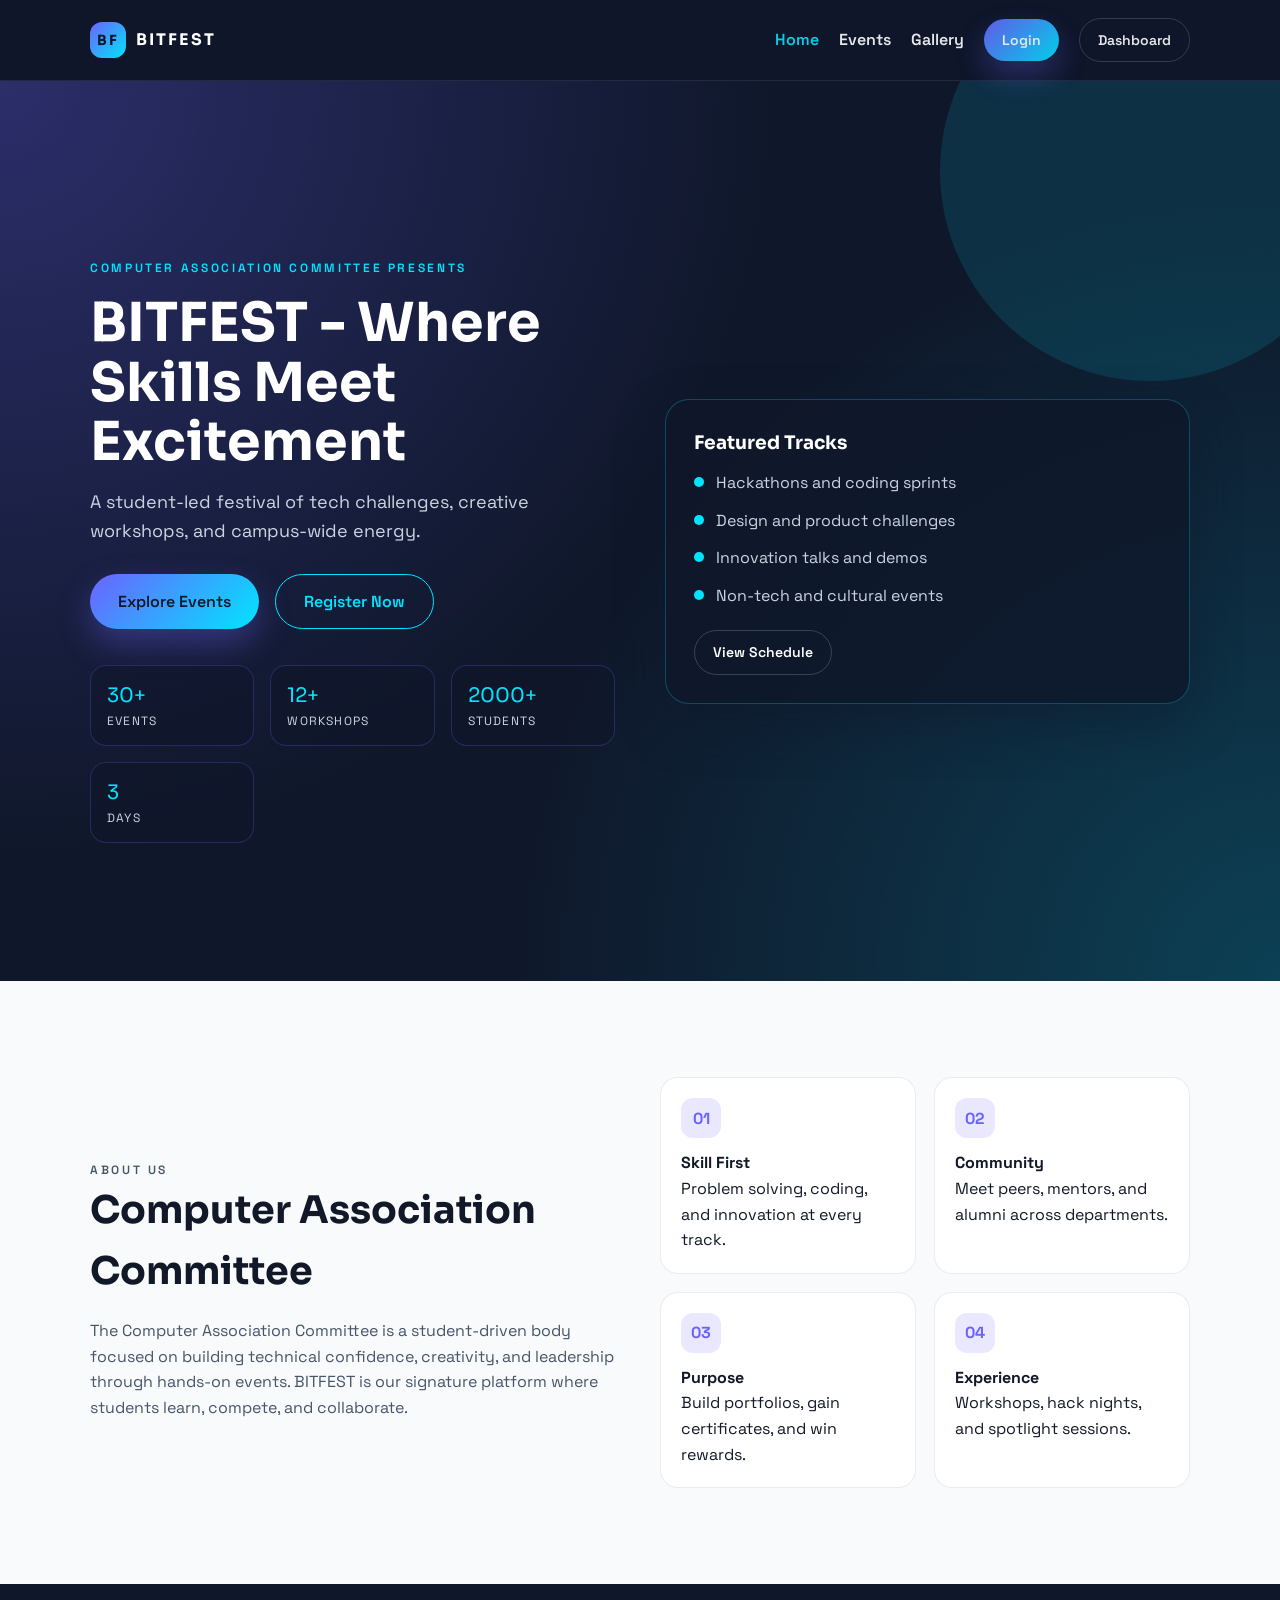
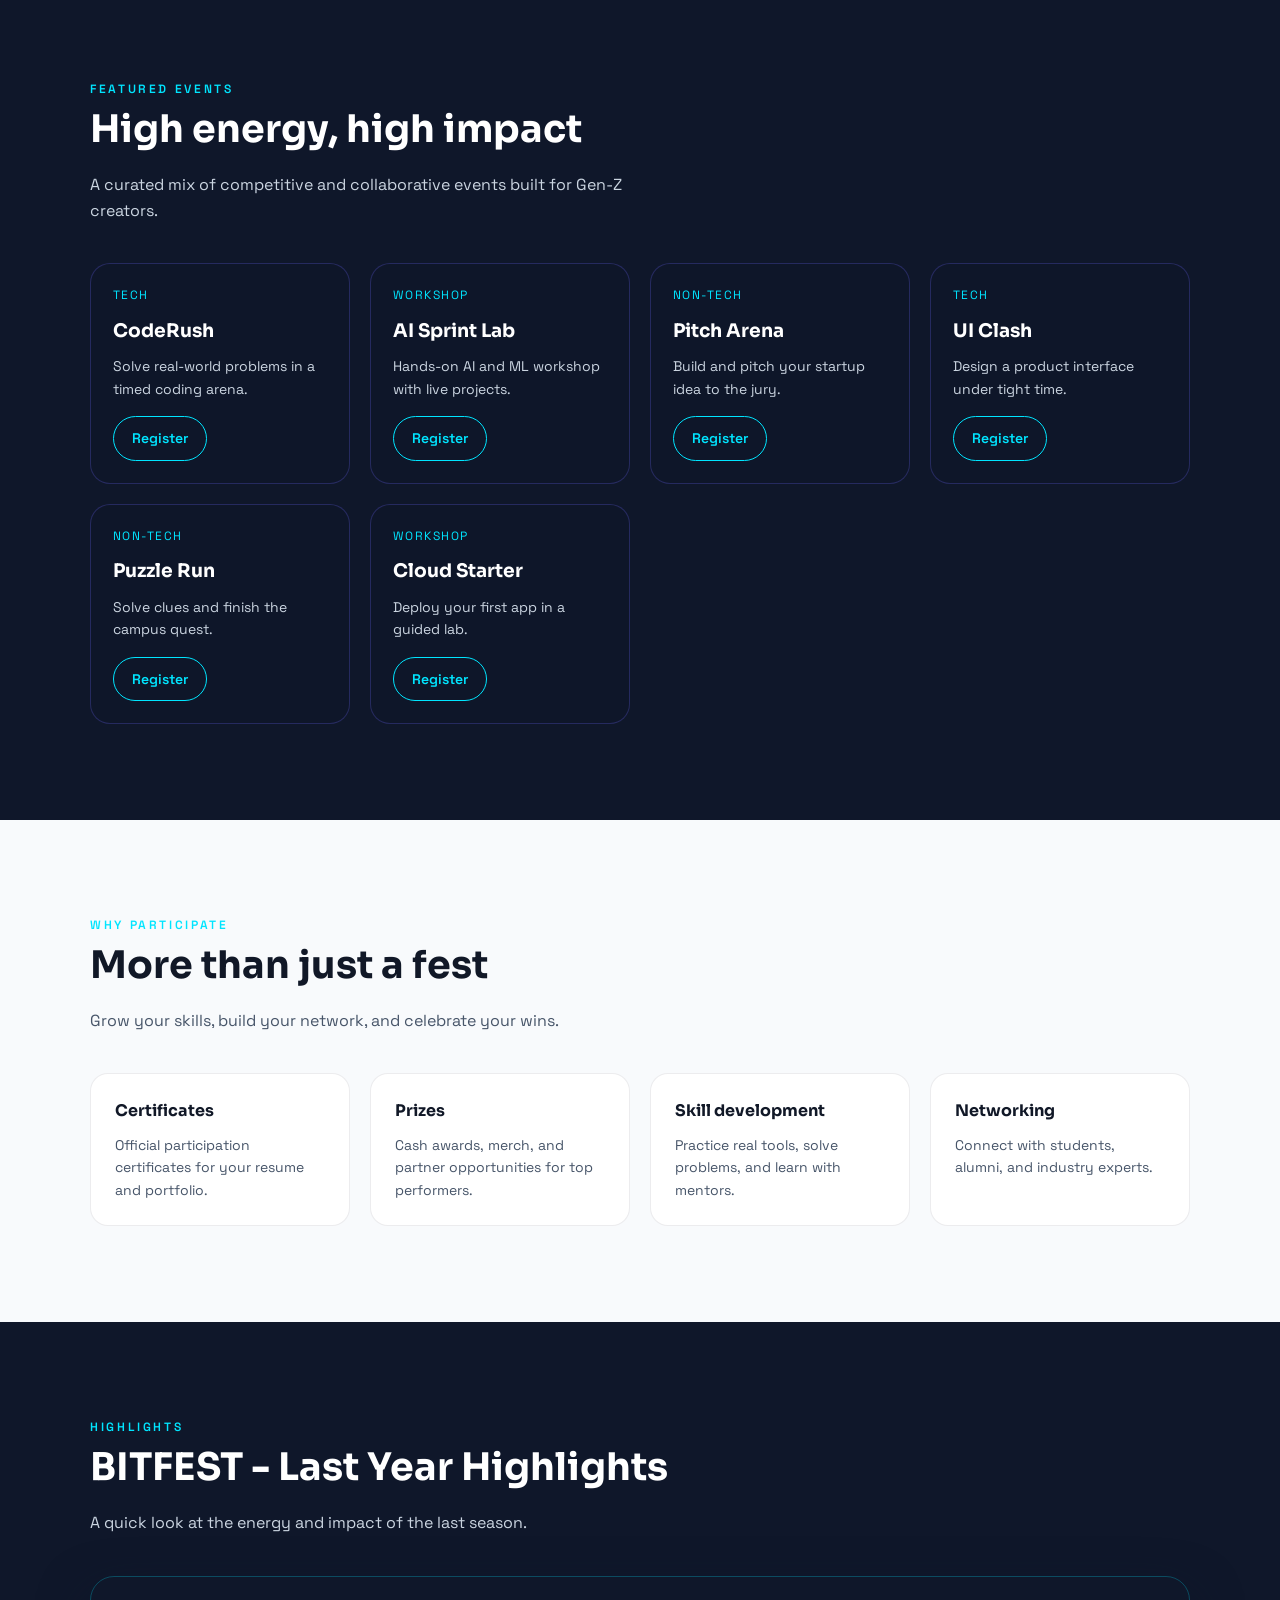
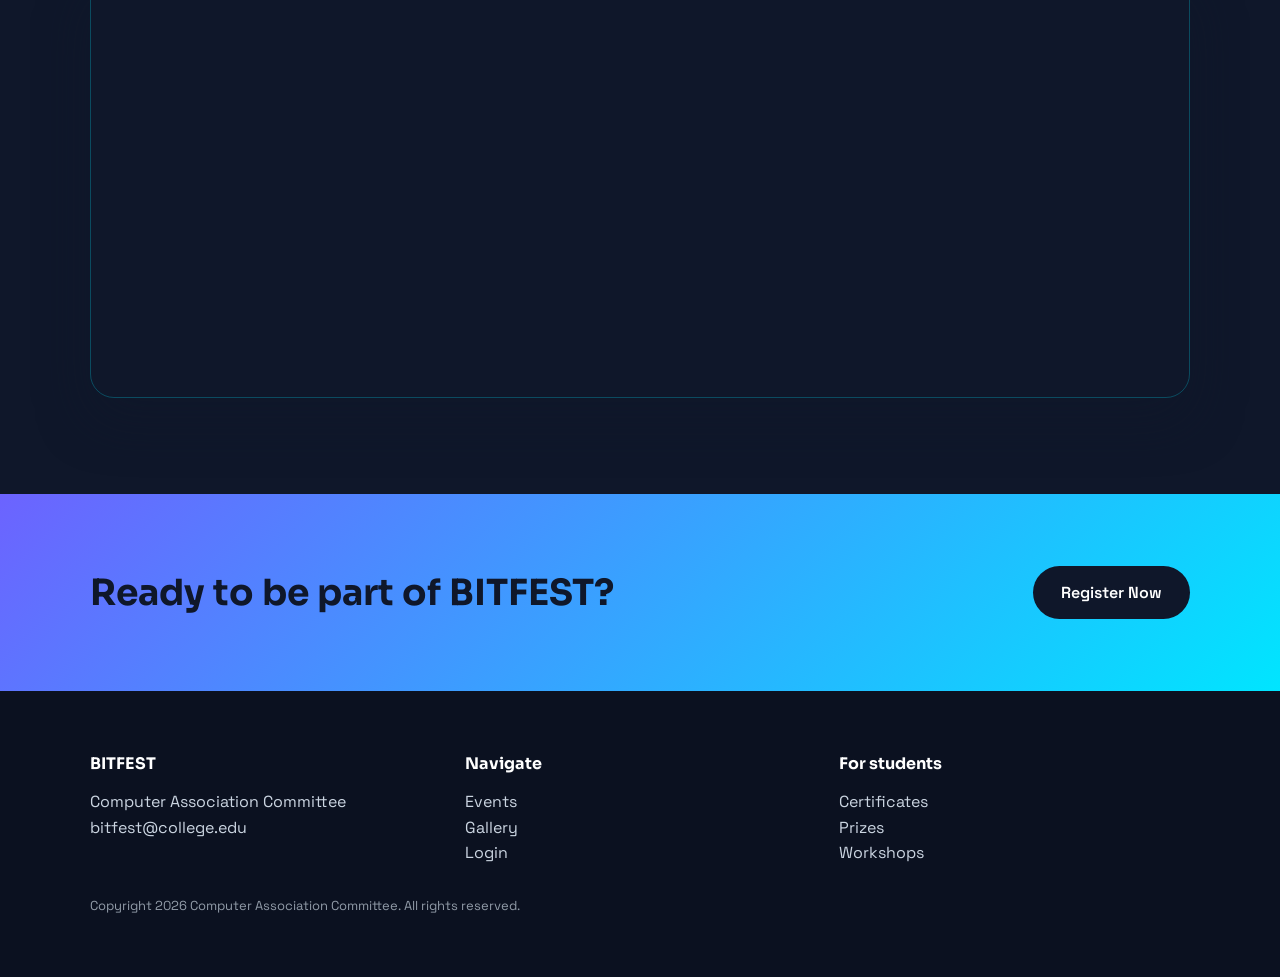
<file: frontend/index.html>
﻿<!DOCTYPE html>
<html lang="en">
<head>
  <meta charset="UTF-8" />
  <meta name="viewport" content="width=device-width, initial-scale=1.0" />
  <title>BITFEST | Computer Association Committee</title>

  <link href="https://fonts.googleapis.com/css2?family=Space+Grotesk:wght@300;400;500;600;700&family=Sora:wght@400;600;700&display=swap" rel="stylesheet">

  <link rel="stylesheet" href="style.css" />
  <link rel="stylesheet" href="loader.css" />
  <link rel="stylesheet" href="home.css" />
  <link rel="stylesheet" href="responsive.css" />
</head>
<body>
  <div id="preloader">
    <div class="loader">BITFEST</div>
  </div>

  <header class="site-header">
    <div class="container nav-wrap">
      <a class="brand" href="index.html">
        <span class="brand-mark">BF</span>
        <span class="brand-text">BITFEST</span>
      </a>
      <button class="nav-toggle" type="button" aria-label="Toggle navigation">Menu</button>
      <nav class="nav-links">
        <a href="index.html" class="active">Home</a>
        <a href="events.html">Events</a>
        <a href="gallery.html">Gallery</a>
        <a href="login.html" class="btn btn-primary btn-small">Login</a>
        <a href="dashboard.html" class="btn btn-ghost btn-small">Dashboard</a>
      </nav>
    </div>
  </header>

  <section class="hero" id="home">
    <div class="container hero-grid">
      <div class="hero-content reveal">
        <p class="eyebrow">Computer Association Committee presents</p>
        <h1>BITFEST - Where Skills Meet Excitement</h1>
        <p class="hero-tagline">
          A student-led festival of tech challenges, creative workshops, and campus-wide energy.
        </p>
        <div class="hero-actions"> 
          <a href="events.html" class="btn btn-primary">Explore Events</a>
          <a href="register.html" class="btn btn-outline">Register Now</a>
        </div>
        <div class="hero-stats">
          <div class="stat">
            <div class="stat-value">30+</div>
            <div class="stat-label">Events</div>
          </div>
          <div class="stat">
            <div class="stat-value">12+</div>
            <div class="stat-label">Workshops</div>
          </div>
          <div class="stat">
            <div class="stat-value">2000+</div>
            <div class="stat-label">Students</div>
          </div>
          <div class="stat">
            <div class="stat-value">3</div>
            <div class="stat-label">Days</div>
          </div>
        </div>
      </div>
      <div class="hero-visual reveal">
        <div class="hero-panel">
          <h3>Featured Tracks</h3>
          <ul class="panel-list">
            <li>Hackathons and coding sprints</li>
            <li>Design and product challenges</li>
            <li>Innovation talks and demos</li>
            <li>Non-tech and cultural events</li>
          </ul>
          <div class="hero-actions" style="margin-top: 22px;">
            <a href="events.html" class="btn btn-ghost btn-small">View Schedule</a>
          </div>
        </div>
      </div>
    </div>
  </section>

  <section id="about" class="section section-light">
    <div class="container about-grid">
      <div class="about-copy reveal">
        <p class="eyebrow">About us</p>
        <h2 class="section-title">Computer Association Committee</h2>
        <p>
          The Computer Association Committee is a student-driven body focused on building
          technical confidence, creativity, and leadership through hands-on events.
          BITFEST is our signature platform where students learn, compete, and collaborate.
        </p>
      </div>
      <div class="about-cards">
        <div class="icon-card reveal">
          <div class="icon-circle">01</div>
          <h4>Skill First</h4>
          <p>Problem solving, coding, and innovation at every track.</p>
        </div>
        <div class="icon-card reveal">
          <div class="icon-circle">02</div>
          <h4>Community</h4>
          <p>Meet peers, mentors, and alumni across departments.</p>
        </div>
        <div class="icon-card reveal">
          <div class="icon-circle">03</div>
          <h4>Purpose</h4>
          <p>Build portfolios, gain certificates, and win rewards.</p>
        </div>
        <div class="icon-card reveal">
          <div class="icon-circle">04</div>
          <h4>Experience</h4>
          <p>Workshops, hack nights, and spotlight sessions.</p>
        </div>
      </div>
    </div>
  </section>

  <section id="featured" class="section">
    <div class="container">
      <div class="section-head">
        <div>
          <p class="eyebrow">Featured events</p>
          <h2 class="section-title">High energy, high impact</h2>
          <p class="section-desc">
            A curated mix of competitive and collaborative events built for Gen-Z creators.
          </p>
        </div>
      </div>
      <div class="featured-grid">
        <article class="event-card reveal">
          <div class="event-category">Tech</div>
          <h3 class="event-title">CodeRush</h3>
          <p class="event-desc">Solve real-world problems in a timed coding arena.</p>
          <a href="events.html" class="btn btn-outline btn-small">Register</a>
        </article>
        <article class="event-card reveal">
          <div class="event-category">Workshop</div>
          <h3 class="event-title">AI Sprint Lab</h3>
          <p class="event-desc">Hands-on AI and ML workshop with live projects.</p>
          <a href="events.html" class="btn btn-outline btn-small">Register</a>
        </article>
        <article class="event-card reveal">
          <div class="event-category">Non-Tech</div>
          <h3 class="event-title">Pitch Arena</h3>
          <p class="event-desc">Build and pitch your startup idea to the jury.</p>
          <a href="events.html" class="btn btn-outline btn-small">Register</a>
        </article>
        <article class="event-card reveal">
          <div class="event-category">Tech</div>
          <h3 class="event-title">UI Clash</h3>
          <p class="event-desc">Design a product interface under tight time.</p>
          <a href="events.html" class="btn btn-outline btn-small">Register</a>
        </article>
        <article class="event-card reveal">
          <div class="event-category">Non-Tech</div>
          <h3 class="event-title">Puzzle Run</h3>
          <p class="event-desc">Solve clues and finish the campus quest.</p>
          <a href="events.html" class="btn btn-outline btn-small">Register</a>
        </article>
        <article class="event-card reveal">
          <div class="event-category">Workshop</div>
          <h3 class="event-title">Cloud Starter</h3>
          <p class="event-desc">Deploy your first app in a guided lab.</p>
          <a href="events.html" class="btn btn-outline btn-small">Register</a>
        </article>
      </div>
    </div>
  </section>

  <section id="why" class="section section-light">
    <div class="container">
      <div class="section-head">
        <div>
          <p class="eyebrow">Why participate</p>
          <h2 class="section-title">More than just a fest</h2>
          <p class="section-desc">Grow your skills, build your network, and celebrate your wins.</p>
        </div>
      </div>
      <div class="why-grid">
        <div class="why-card reveal">
          <h4>Certificates</h4>
          <p>Official participation certificates for your resume and portfolio.</p>
        </div>
        <div class="why-card reveal">
          <h4>Prizes</h4>
          <p>Cash awards, merch, and partner opportunities for top performers.</p>
        </div>
        <div class="why-card reveal">
          <h4>Skill development</h4>
          <p>Practice real tools, solve problems, and learn with mentors.</p>
        </div>
        <div class="why-card reveal">
          <h4>Networking</h4>
          <p>Connect with students, alumni, and industry experts.</p>
        </div>
      </div>
    </div>
  </section>

  <section id="highlights" class="section section-dark">
    <div class="container">
      <div class="section-head">
        <div>
          <p class="eyebrow">Highlights</p>
          <h2 class="section-title">BITFEST - Last Year Highlights</h2>
          <p class="section-desc">A quick look at the energy and impact of the last season.</p>
        </div>
      </div>
      <div class="video-frame reveal">
        <iframe src="https://www.youtube.com/embed/ScMzIvxBSi4" title="BITFEST Highlights" allowfullscreen></iframe>
      </div>
    </div>
  </section>

  <section class="cta-section">
    <div class="container cta-content">
      <h2>Ready to be part of BITFEST?</h2>
      <a href="register.html" class="btn">Register Now</a>
    </div>
  </section>

  <footer class="footer">
    <div class="container footer-grid">
      <div>
        <h4>BITFEST</h4>
        <p>Computer Association Committee</p>
        <p>bitfest@college.edu</p>
      </div>
      <div>
        <h4>Navigate</h4>
        <a href="events.html">Events</a><br />
        <a href="gallery.html">Gallery</a><br />
        <a href="login.html">Login</a>
      </div>
      <div>
        <h4>For students</h4>
        <p>Certificates</p>
        <p>Prizes</p>
        <p>Workshops</p>
      </div>
    </div>
    <div class="container footer-bottom">
      Copyright 2026 Computer Association Committee. All rights reserved.
    </div>
  </footer>

  <script src="script.js"></script>
</body>
</html>
</file>
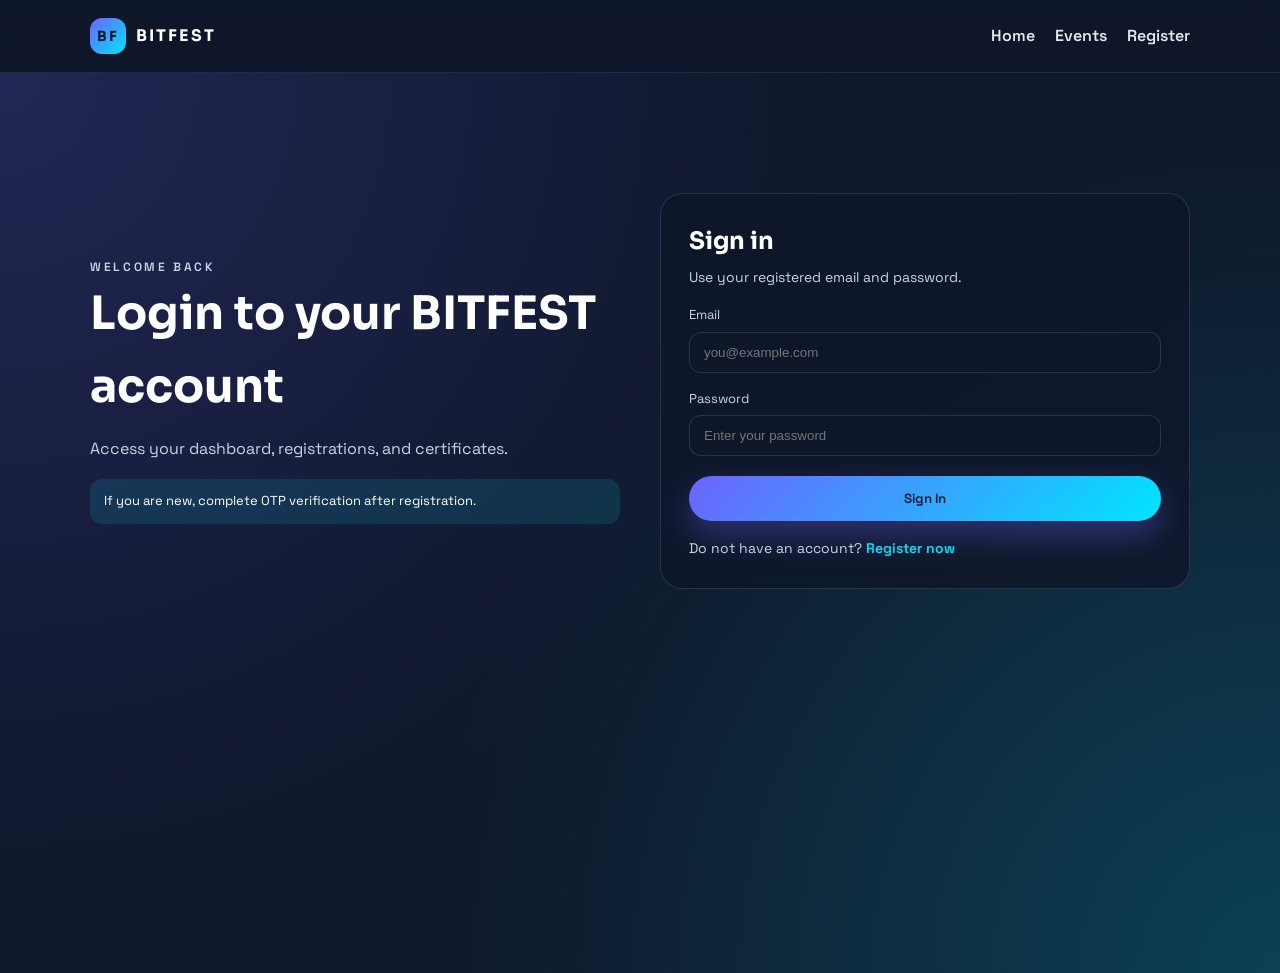
<file: frontend/admin.html>
﻿<!DOCTYPE html>
<html lang="en">
<head>
  <meta charset="UTF-8" />
  <meta name="viewport" content="width=device-width, initial-scale=1.0" />
  <title>Admin Panel | BITFEST</title>

  <link href="https://fonts.googleapis.com/css2?family=Space+Grotesk:wght@300;400;500;600;700&family=Sora:wght@400;600;700&display=swap" rel="stylesheet">

  <link rel="stylesheet" href="style.css" />
  <link rel="stylesheet" href="admin.css" />
  <link rel="stylesheet" href="responsive.css" />
</head>
<body>
  <header class="site-header">
    <div class="container nav-wrap">
      <a class="brand" href="index.html">
        <span class="brand-mark">BF</span>
        <span class="brand-text">BITFEST</span>
      </a>
      <button class="nav-toggle" type="button" aria-label="Toggle navigation">Menu</button>
      <nav class="nav-links">
        <a href="index.html">Home</a>
        <a href="events.html">Events</a>
        <a href="dashboard.html">Dashboard</a>
        <a href="#" id="logoutBtn" class="btn btn-primary btn-small">Logout</a>
      </nav>
    </div>
  </header>

  <section class="admin-hero">
    <div class="container">
      <p class="eyebrow">Admin panel</p>
      <h1>Manage BITFEST</h1>
      <p>Create events, manage registrations, and update completion status.</p>
    </div>
  </section>

  <section class="section section-light">
    <div class="container admin-grid">
      <div class="admin-panel">
        <h2 id="formTitle">Create Event</h2>
        <form id="eventForm" class="admin-form">
          <input type="text" id="title" placeholder="Event Title" required />
          <textarea id="description" placeholder="Event Description" required></textarea>
          <select id="category" required>
            <option value="Tech">Tech</option>
            <option value="Workshop">Workshop</option>
            <option value="Non-Tech">Non-Tech</option>
          </select>
          <input type="date" id="date" required />
          <input type="text" id="time" placeholder="Time (e.g. 9:00 AM)" required />
          <input type="text" id="venue" placeholder="Venue (e.g. Lab 1)" />
          <textarea id="rules" placeholder="Rules (one per line)"></textarea>
          <input type="number" id="totalSeats" placeholder="Total Seats" min="1" />
          <input type="number" id="fee" placeholder="Fee in INR (0 for free)" min="0" />
          <input type="text" id="prize" placeholder="Prize (optional)" />
          <button type="submit" class="btn btn-primary" id="submitBtn">Add Event</button>
          <button type="button" class="btn btn-ghost" id="resetBtn">Reset</button>
        </form>
      </div>
      <div class="admin-panel">
        <h2>Manage Events</h2>
        <div class="admin-list" id="eventsList"></div>
      </div>
      <div class="admin-panel">
        <h2>Registrations</h2>
        <div class="admin-list" id="registrationsList"></div>
      </div>
    </div>
  </section>

  <script src="script.js"></script>
  <script src="admin.js"></script>
</body>
</html>
</file>
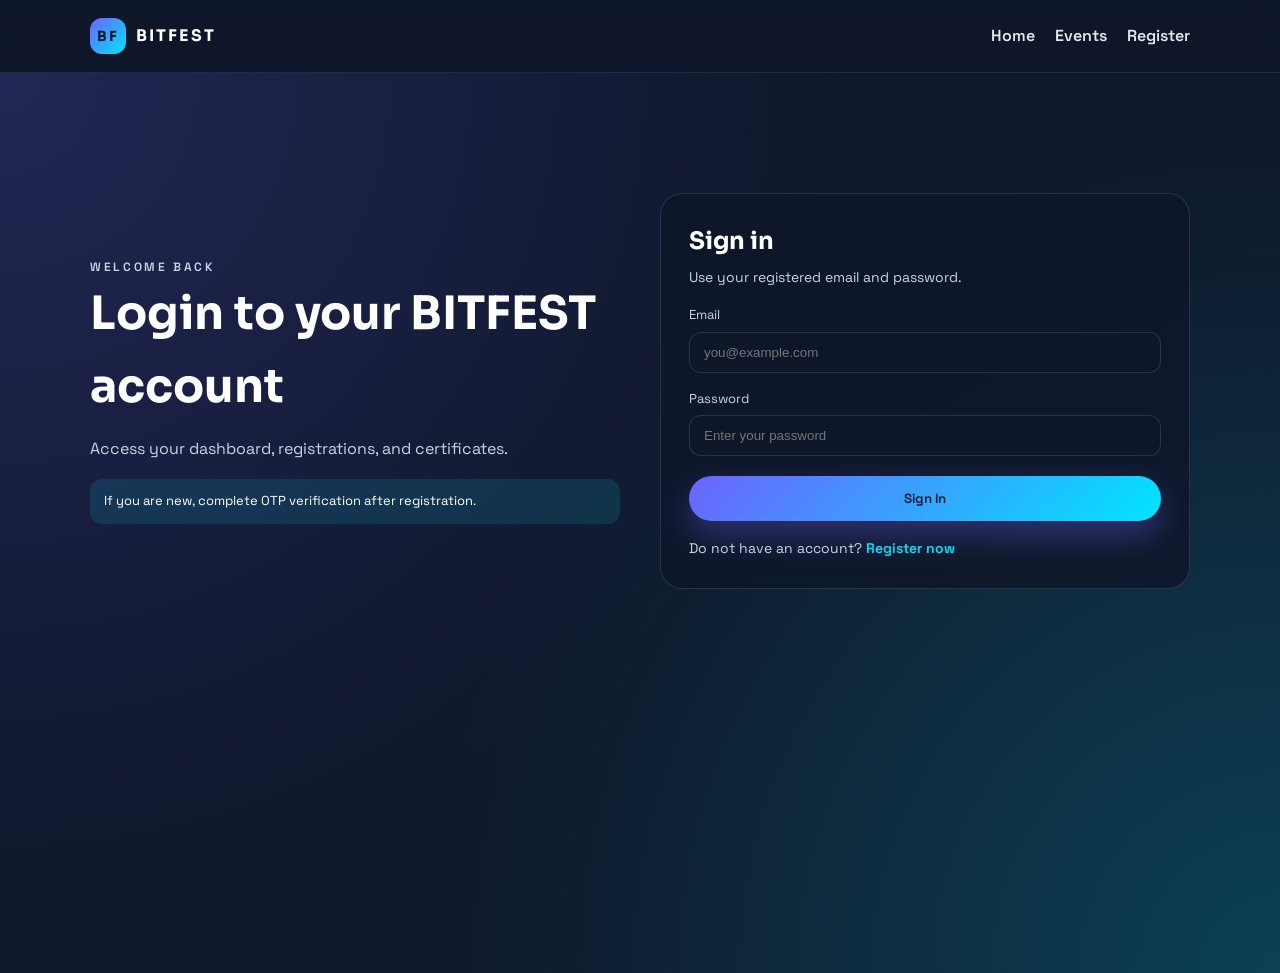
<file: frontend/dashboard.html>
﻿<!DOCTYPE html>
<html lang="en">
<head>
  <meta charset="UTF-8" />
  <meta name="viewport" content="width=device-width, initial-scale=1.0" />
  <title>Dashboard | BITFEST</title>

  <link href="https://fonts.googleapis.com/css2?family=Space+Grotesk:wght@300;400;500;600;700&family=Sora:wght@400;600;700&display=swap" rel="stylesheet">

  <link rel="stylesheet" href="style.css" />
  <link rel="stylesheet" href="dashboard.css" />
  <link rel="stylesheet" href="responsive.css" />
</head>
<body>
  <header class="site-header">
    <div class="container nav-wrap">
      <a class="brand" href="index.html">
        <span class="brand-mark">BF</span>
        <span class="brand-text">BITFEST</span>
      </a>
      <button class="nav-toggle" type="button" aria-label="Toggle navigation">Menu</button>
      <nav class="nav-links">
        <a href="index.html">Home</a>
        <a href="events.html">Events</a>
        <a href="gallery.html">Gallery</a>
        <a href="#" id="logoutBtn" class="btn btn-primary btn-small">Logout</a>
      </nav>
    </div>
  </header>

  <section class="dashboard-hero">
    <div class="container">
      <p class="eyebrow">Student dashboard</p>
      <h1>Welcome, <span id="userName">Student</span></h1>
      <p id="userEmail"></p>
      <div class="dashboard-grid">
        <div class="dashboard-card">
          <h3>Total registrations</h3>
          <p id="totalRegistrations">0</p>
        </div>
        <div class="dashboard-card">
          <h3>Payments completed</h3>
          <p id="paidCount">0</p>
        </div>
        <div class="dashboard-card">
          <h3>Certificates ready</h3>
          <p id="certificateCount">0</p>
        </div>
      </div>
    </div>
  </section>

  <section class="section section-light">
    <div class="container">
      <h2 class="section-title">Your events</h2>
      <div class="registrations" id="registrationsList"></div>
    </div>
  </section>

  <script src="script.js"></script>
  <script src="dashboard.js"></script>
</body>
</html>
</file>
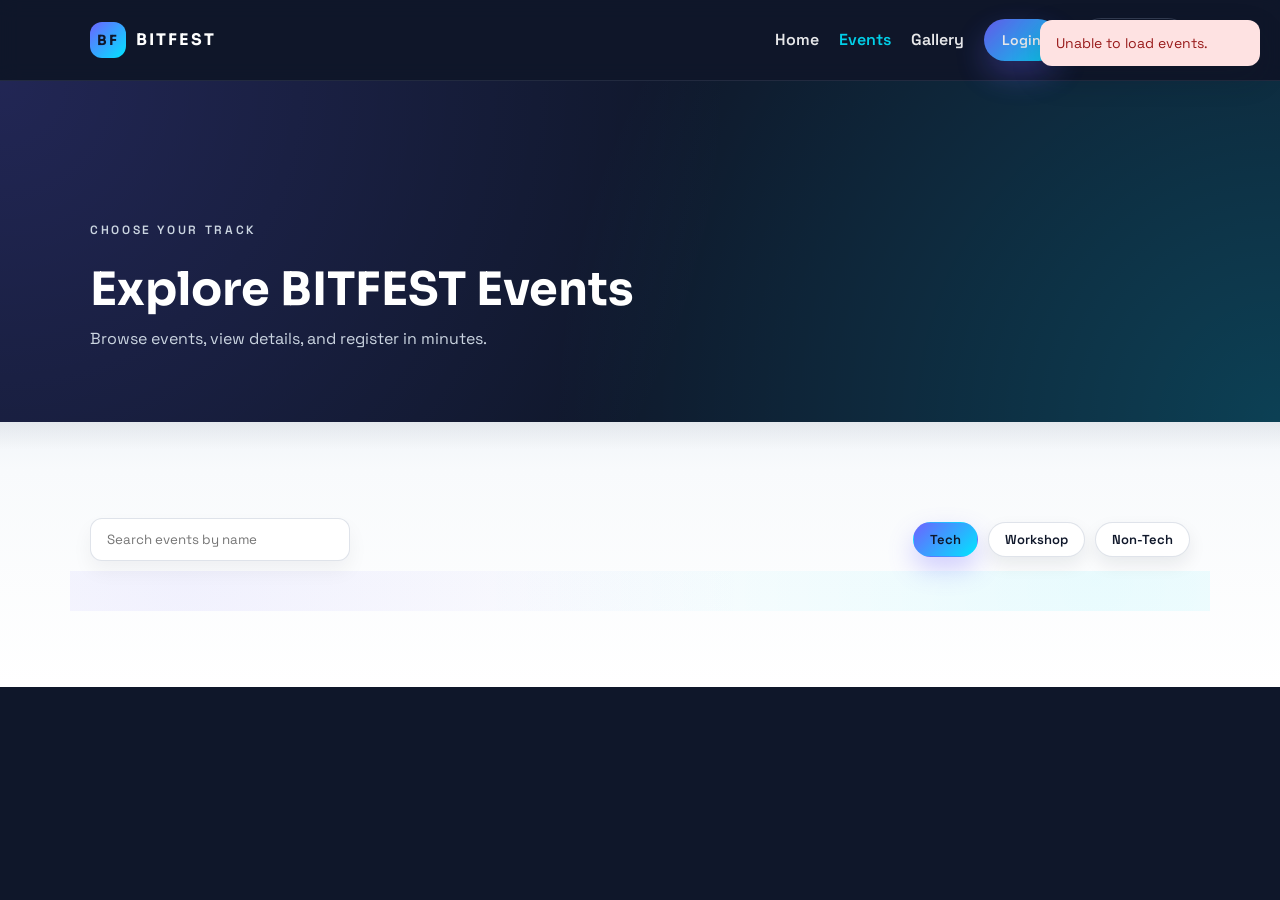
<file: frontend/events.html>
﻿<!DOCTYPE html>
<html lang="en">
<head>
  <meta charset="UTF-8" />
  <meta name="viewport" content="width=device-width, initial-scale=1.0" />
  <title>Events | BITFEST</title>

  <link href="https://fonts.googleapis.com/css2?family=Space+Grotesk:wght@300;400;500;600;700&family=Sora:wght@400;600;700&display=swap" rel="stylesheet">

  <link rel="stylesheet" href="style.css" />
  <link rel="stylesheet" href="event.css" />
  <link rel="stylesheet" href="responsive.css" />
</head>
<body>
  <header class="site-header">
    <div class="container nav-wrap">
      <a class="brand" href="index.html">
        <span class="brand-mark">BF</span>
        <span class="brand-text">BITFEST</span>
      </a>
      <button class="nav-toggle" type="button" aria-label="Toggle navigation">Menu</button>
      <nav class="nav-links">
        <a href="index.html">Home</a>
        <a href="events.html" class="active">Events</a>
        <a href="gallery.html">Gallery</a>
        <a href="login.html" class="btn btn-primary btn-small">Login</a>
        <a href="dashboard.html" class="btn btn-ghost btn-small">Dashboard</a>
      </nav>
    </div>
  </header>

  <section class="events-hero">
    <div class="container">
      <p class="eyebrow">Choose your track</p>
      <h1>Explore BITFEST Events</h1>
      <p>Browse events, view details, and register in minutes.</p>
    </div>
  </section>

  <section class="section section-light">
    <div class="container">
      <div class="events-toolbar">
        <input type="text" class="search-input" id="searchInput" placeholder="Search events by name" />
        <div class="filter-group" role="group" aria-label="Filter events by category">
          <button class="filter-tab is-active" type="button" data-category="Tech">Tech</button>
          <button class="filter-tab" type="button" data-category="Workshop">Workshop</button>
          <button class="filter-tab" type="button" data-category="Non-Tech">Non-Tech</button>
        </div>
      </div>
      <div id="eventsSections" class="events-sections"></div>
    </div>
  </section>

  <!-- Event details modal -->
  <div id="eventModal" class="event-modal hidden" role="dialog" aria-labelledby="eventModalTitle" aria-modal="true">
    <div class="modal-overlay" id="modalOverlay"></div>
    <div class="modal-panel" role="document">
      <button class="modal-close" id="modalClose" aria-label="Close">×</button>
      <div class="modal-content" id="modalContent"></div>
      <div class="modal-actions">
        <button class="btn btn-primary" id="modalRegisterBtn">Register & Pay</button>
        <span id="modalStatus" class="modal-status"></span>
      </div>
    </div>
  </div>

  <!-- Login required modal -->
  <div id="authModal" class="auth-modal hidden" role="dialog" aria-labelledby="authModalTitle" aria-modal="true">
    <div class="auth-modal-overlay" id="authModalOverlay"></div>
    <div class="auth-modal-panel" role="document">
      <h3 id="authModalTitle">Login Required</h3>
      <p id="authModalMessage">You must be logged in to register and pay for this event.</p>
      <div class="auth-modal-actions">
        <button class="btn btn-primary" id="authModalLoginBtn">Login</button>
        <button class="btn btn-ghost" id="authModalCancelBtn">Cancel</button>
      </div>
    </div>
  </div>

  <script src="https://checkout.razorpay.com/v1/checkout.js"></script>
  <script src="script.js"></script>
  <script src="events.js"></script>
</body>
</html>
</file>
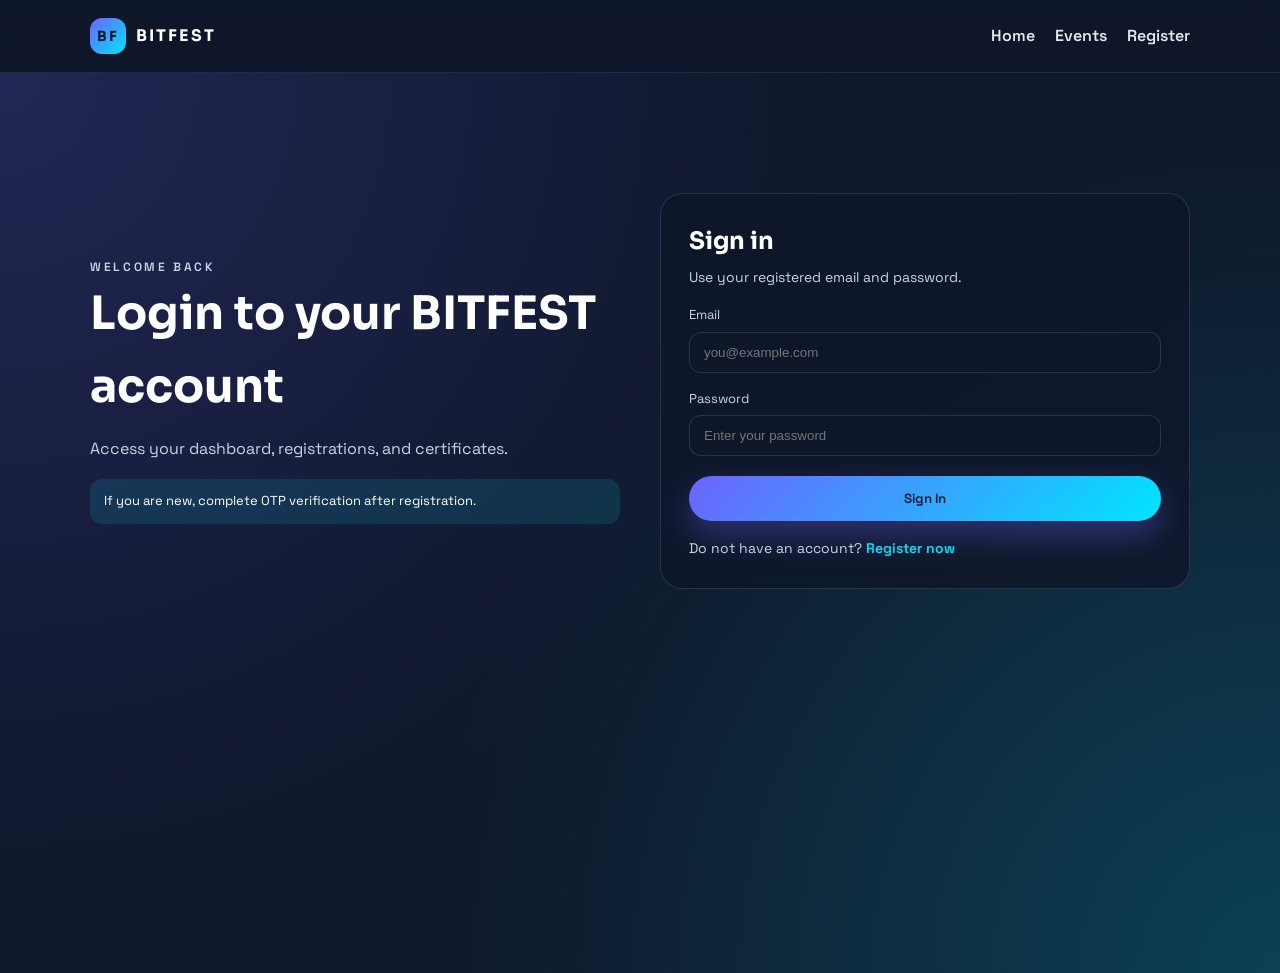
<file: frontend/login.html>
﻿<!DOCTYPE html>
<html lang="en">
<head>
  <meta charset="UTF-8" />
  <meta name="viewport" content="width=device-width, initial-scale=1.0" />
  <title>Login | BITFEST</title>

  <link href="https://fonts.googleapis.com/css2?family=Space+Grotesk:wght@300;400;500;600;700&family=Sora:wght@400;600;700&display=swap" rel="stylesheet">

  <link rel="stylesheet" href="style.css" />
  <link rel="stylesheet" href="auth.css" />
  <link rel="stylesheet" href="responsive.css" />
</head>
<body>
  <header class="site-header">
    <div class="container nav-wrap">
      <a class="brand" href="index.html">
        <span class="brand-mark">BF</span>
        <span class="brand-text">BITFEST</span>
      </a>
      <button class="nav-toggle" type="button" aria-label="Toggle navigation">Menu</button>
      <nav class="nav-links">
        <a href="index.html">Home</a>
        <a href="events.html">Events</a>
        <a href="register.html">Register</a>
      </nav>
    </div>
  </header>

  <section class="auth-page">
    <div class="container auth-grid">
      <div class="auth-copy">
        <p class="eyebrow">Welcome back</p>
        <h1>Login to your BITFEST account</h1>
        <p>Access your dashboard, registrations, and certificates.</p>
        <div class="auth-note">
          If you are new, complete OTP verification after registration.
        </div>
      </div>
      <div class="auth-card">
        <h2>Sign in</h2>
        <p class="auth-sub">Use your registered email and password.</p>
        <form id="loginForm">
          <label>Email</label>
          <input type="email" id="email" required placeholder="you@example.com" />

          <label>Password</label>
          <input type="password" id="password" required placeholder="Enter your password" />

        <div class="auth-actions">
          <button type="submit" class="btn btn-primary">Sign In</button>
        </div>
        </form>

        <p class="auth-footer">
          Do not have an account? <a href="register.html">Register now</a>
        </p>
      </div>
    </div>
  </section>

  <script src="script.js"></script>
  <script src="login.js"></script>
</body>
</html>
</file>
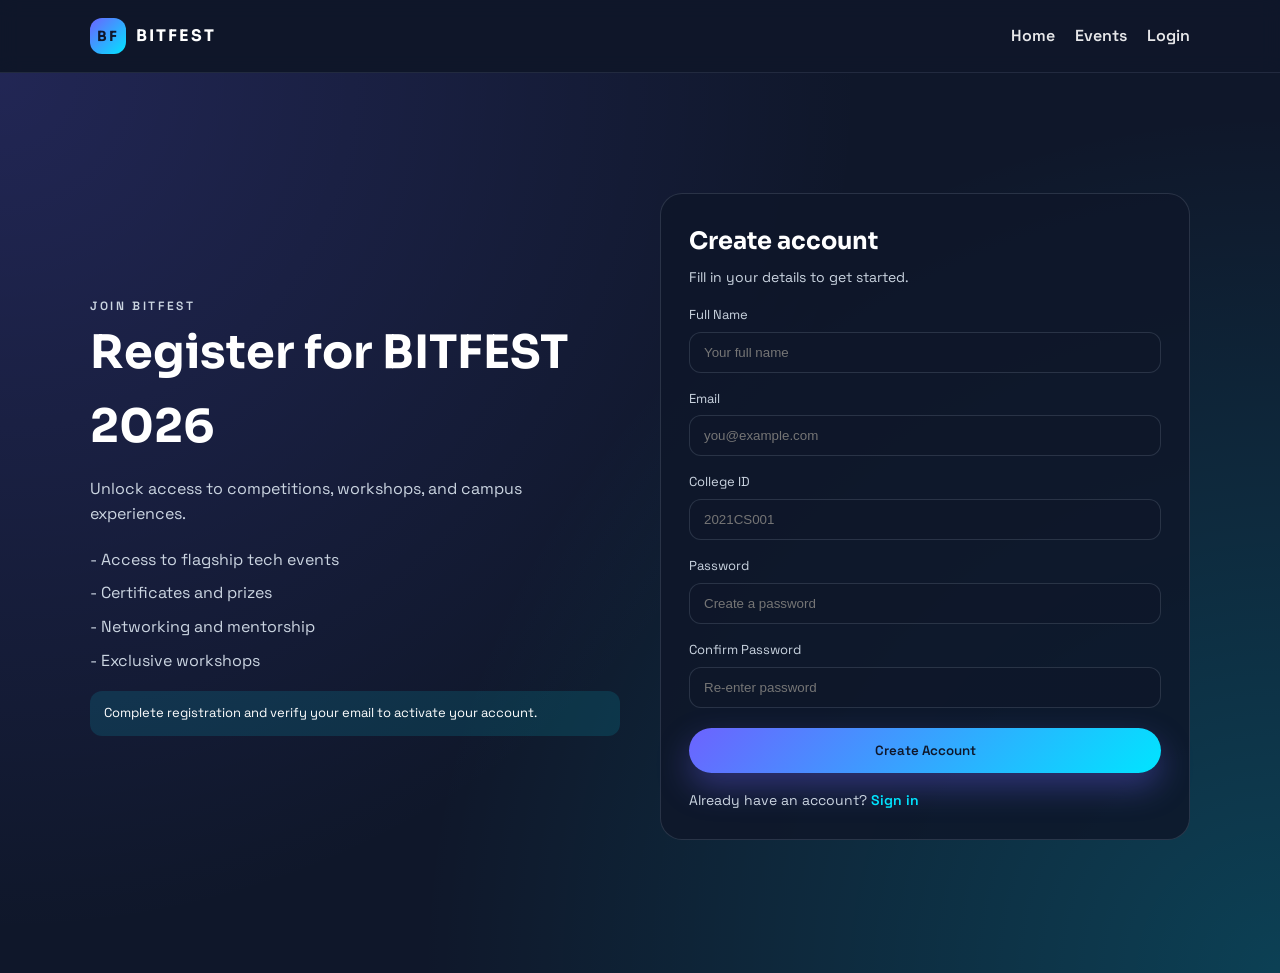
<file: frontend/register.html>
﻿<!DOCTYPE html>
<html lang="en">
<head>
  <meta charset="UTF-8" />
  <meta name="viewport" content="width=device-width, initial-scale=1.0" />
  <title>Register | BITFEST</title>

  <link href="https://fonts.googleapis.com/css2?family=Space+Grotesk:wght@300;400;500;600;700&family=Sora:wght@400;600;700&display=swap" rel="stylesheet">

  <link rel="stylesheet" href="style.css" />
  <link rel="stylesheet" href="auth.css" />
  <link rel="stylesheet" href="responsive.css" />
</head>
<body>
  <header class="site-header">
    <div class="container nav-wrap">
      <a class="brand" href="index.html">
        <span class="brand-mark">BF</span>
        <span class="brand-text">BITFEST</span>
      </a>
      <button class="nav-toggle" type="button" aria-label="Toggle navigation">Menu</button>
      <nav class="nav-links">
        <a href="index.html">Home</a>
        <a href="events.html">Events</a>
        <a href="login.html">Login</a>
      </nav>
    </div>
  </header>

  <section class="auth-page">
    <div class="container auth-grid">
      <div class="auth-copy">
        <p class="eyebrow">Join BITFEST</p>
        <h1>Register for BITFEST 2026</h1>
        <p>Unlock access to competitions, workshops, and campus experiences.</p>
        <div class="auth-points">
          <div>- Access to flagship tech events</div>
          <div>- Certificates and prizes</div>
          <div>- Networking and mentorship</div>
          <div>- Exclusive workshops</div>
        </div>
        <div class="auth-note">
          Complete registration and verify your email to activate your account.
        </div>
      </div>
      <div class="auth-card">
        <h2>Create account</h2>
        <p class="auth-sub">Fill in your details to get started.</p>
        <form id="registerForm">
          <label>Full Name</label>
          <input type="text" id="name" required placeholder="Your full name" />

          <label>Email</label>
          <input type="email" id="email" required placeholder="you@example.com" />

          <label>College ID</label>
          <input type="text" id="collegeId" required placeholder="2021CS001" />

          <label>Password</label>
          <input type="password" id="password" required placeholder="Create a password" />

          <label>Confirm Password</label>
          <input type="password" id="confirmPassword" required placeholder="Re-enter password" />

          <div class="auth-actions">
            <button type="submit" class="btn btn-primary">Create Account</button>
          </div>
        </form>

        <div id="otpSection" class="hidden">
          <h2>Verify OTP</h2>
          <p class="auth-sub">Enter the 6-digit OTP sent to your email.</p>
          <form id="otpForm">
            <label>OTP</label>
            <input type="text" id="otpInput" maxlength="6" placeholder="Enter OTP" required />
            <div class="auth-actions">
              <button type="submit" class="btn btn-primary">Verify OTP</button>
              <button type="button" class="btn btn-ghost" id="resendOtpBtn">Resend OTP</button>
            </div>
          </form>
          <p class="auth-sub" id="otpTimer"></p>
          <p class="auth-sub" id="otpMessage"></p>
        </div>

        <p class="auth-footer">
          Already have an account? <a href="login.html">Sign in</a>
        </p>
      </div>
    </div>
  </section>

  <script src="script.js"></script>
  <script src="register.js"></script>
</body>
</html>
</file>
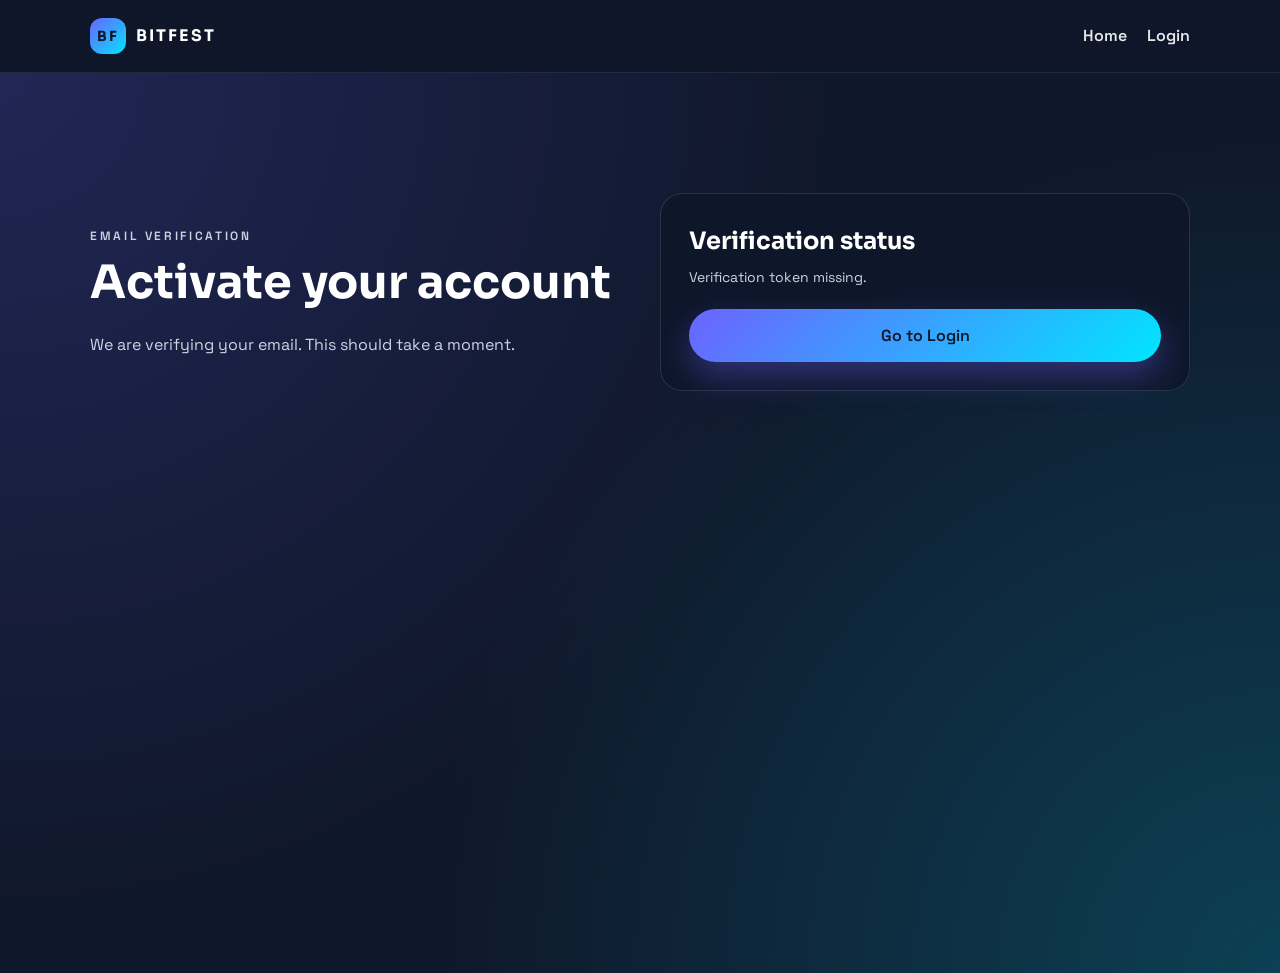
<file: frontend/verify.html>
﻿<!DOCTYPE html>
<html lang="en">
<head>
  <meta charset="UTF-8" />
  <meta name="viewport" content="width=device-width, initial-scale=1.0" />
  <title>Verify Email | BITFEST</title>

  <link href="https://fonts.googleapis.com/css2?family=Space+Grotesk:wght@300;400;500;600;700&family=Sora:wght@400;600;700&display=swap" rel="stylesheet">

  <link rel="stylesheet" href="style.css" />
  <link rel="stylesheet" href="auth.css" />
  <link rel="stylesheet" href="responsive.css" />
</head>
<body>
  <header class="site-header">
    <div class="container nav-wrap">
      <a class="brand" href="index.html">
        <span class="brand-mark">BF</span>
        <span class="brand-text">BITFEST</span>
      </a>
      <button class="nav-toggle" type="button" aria-label="Toggle navigation">Menu</button>
      <nav class="nav-links">
        <a href="index.html">Home</a>
        <a href="login.html">Login</a>
      </nav>
    </div>
  </header>

  <section class="auth-page">
    <div class="container auth-grid">
      <div class="auth-copy">
        <p class="eyebrow">Email verification</p>
        <h1>Activate your account</h1>
        <p>We are verifying your email. This should take a moment.</p>
      </div>
      <div class="auth-card">
        <h2>Verification status</h2>
        <p class="auth-sub" id="statusMessage">Verifying your email...</p>
        <div class="auth-actions">
          <a href="login.html" class="btn btn-primary">Go to Login</a>
        </div>
      </div>
    </div>
  </section>

  <script src="script.js"></script>
  <script src="verify.js"></script>
</body>
</html>
</file>
<file: frontend/style.css>
﻿* {
  margin: 0;
  padding: 0;
  box-sizing: border-box;
}

:root {
  --primary: #6C63FF;
  --secondary: #00E5FF;
  --dark: #0F172A;
  --light: #F8FAFC;
  --text-light: #FFFFFF;
  --text-muted: #CBD5E1;
  --text-dark: #111827;
  --gradient: linear-gradient(135deg, #6C63FF, #00E5FF);
  --shadow: 0 18px 45px rgba(15, 23, 42, 0.35);
  --border: rgba(148, 163, 184, 0.25);
  --glass: rgba(15, 23, 42, 0.65);
  --font-sans: "Space Grotesk", sans-serif;
  --font-display: "Sora", sans-serif;
}

html {
  scroll-behavior: smooth;
}

body {
  font-family: var(--font-sans);
  background: var(--dark);
  color: var(--text-light);
  min-height: 100vh;
  line-height: 1.6;
}

img {
  max-width: 100%;
  display: block;
}

a {
  text-decoration: none;
  color: inherit;
}

button {
  font-family: inherit;
}

.container {
  width: min(1100px, 92%);
  margin: 0 auto;
}

.section {
  padding: 96px 0;
  position: relative;
}

.section-light {
  background: var(--light);
  color: var(--text-dark);
}

.section-dark {
  background: var(--dark);
  color: var(--text-light);
}

.eyebrow {
  text-transform: uppercase;
  letter-spacing: 0.22em;
  font-size: 12px;
  color: var(--secondary);
  font-weight: 600;
}

.section-head {
  display: flex;
  justify-content: space-between;
  align-items: flex-end;
  gap: 24px;
  margin-bottom: 40px;
}

.section-title {
  font-family: var(--font-display);
  font-size: clamp(24px, 3.2vw, 38px);
  margin-bottom: 12px;
}

.section-desc {
  max-width: 560px;
  color: var(--text-muted);
}

.badge {
  display: inline-flex;
  align-items: center;
  gap: 8px;
  padding: 6px 14px;
  border-radius: 999px;
  background: rgba(108, 99, 255, 0.15);
  color: var(--secondary);
  border: 1px solid rgba(0, 229, 255, 0.35);
  font-size: 12px;
}

.site-header {
  position: sticky;
  top: 0;
  z-index: 1000;
  background: rgba(15, 23, 42, 0.8);
  backdrop-filter: blur(10px);
  border-bottom: 1px solid rgba(148, 163, 184, 0.15);
}

.site-header.scrolled {
  box-shadow: 0 12px 30px rgba(15, 23, 42, 0.35);
}

.nav-wrap {
  display: flex;
  align-items: center;
  justify-content: space-between;
  padding: 18px 0;
}

.brand {
  display: flex;
  align-items: center;
  gap: 10px;
  font-family: var(--font-display);
  font-weight: 700;
  letter-spacing: 0.12em;
}

.brand-mark {
  width: 36px;
  height: 36px;
  border-radius: 12px;
  background: var(--gradient);
  color: #0F172A;
  display: grid;
  place-items: center;
  font-size: 14px;
}

.brand-text {
  font-size: 16px;
}

.nav-links {
  display: flex;
  align-items: center;
  gap: 20px;
}

.nav-links a {
  font-weight: 600;
  color: var(--text-light);
  opacity: 0.9;
}

.nav-links a.active {
  color: var(--secondary);
}

.nav-toggle {
  display: none;
  border: 1px solid rgba(148, 163, 184, 0.3);
  background: transparent;
  color: var(--text-light);
  padding: 8px 12px;
  border-radius: 10px;
  cursor: pointer;
}

.btn {
  display: inline-flex;
  align-items: center;
  justify-content: center;
  gap: 8px;
  padding: 14px 28px;
  border-radius: 999px;
  font-weight: 600;
  transition: transform 0.2s ease, box-shadow 0.2s ease, filter 0.2s ease;
}

.btn-small {
  padding: 10px 18px;
  font-size: 14px;
}

.btn-primary {
  background: var(--gradient);
  color: #0F172A;
  box-shadow: 0 14px 32px rgba(108, 99, 255, 0.35);
  border: none;
}

.btn-primary:hover {
  transform: translateY(-2px);
  box-shadow: 0 18px 40px rgba(0, 229, 255, 0.35);
}

.btn-outline {
  border: 1px solid var(--secondary);
  color: var(--secondary);
  background: transparent;
}

.btn-outline:hover {
  transform: translateY(-2px);
  box-shadow: 0 12px 30px rgba(0, 229, 255, 0.2);
}

.btn-ghost {
  border: 1px solid rgba(148, 163, 184, 0.3);
  color: var(--text-light);
  background: transparent;
}

.btn-ghost:hover {
  transform: translateY(-2px);
}

.card {
  background: rgba(15, 23, 42, 0.75);
  border: 1px solid rgba(148, 163, 184, 0.2);
  border-radius: 20px;
  padding: 24px;
  box-shadow: var(--shadow);
}

.section-light .card {
  background: #FFFFFF;
  border-color: rgba(15, 23, 42, 0.08);
  box-shadow: 0 12px 30px rgba(15, 23, 42, 0.08);
}

.reveal {
  opacity: 0;
  transform: translateY(24px);
  transition: opacity 0.6s ease, transform 0.6s ease;
}

.reveal.in-view {
  opacity: 1;
  transform: translateY(0);
}

.footer {
  background: #0B1120;
  padding: 60px 0;
  color: var(--text-muted);
}

.footer-grid {
  display: grid;
  grid-template-columns: repeat(auto-fit, minmax(220px, 1fr));
  gap: 24px;
}

.footer h4 {
  color: var(--text-light);
  font-family: var(--font-display);
  margin-bottom: 12px;
}

.footer a {
  color: var(--text-muted);
}

.footer-bottom {
  margin-top: 30px;
  font-size: 13px;
  color: rgba(203, 213, 225, 0.7);
}

.hidden {
  display: none;
}

#toast-root {
  position: fixed;
  top: 20px;
  right: 20px;
  z-index: 3000;
  display: grid;
  gap: 10px;
}

.toast {
  min-width: 220px;
  max-width: 320px;
  padding: 12px 16px;
  border-radius: 12px;
  font-size: 14px;
  color: #0F172A;
  background: #FFFFFF;
  box-shadow: 0 12px 30px rgba(15, 23, 42, 0.2);
  opacity: 0;
  transform: translateY(-10px);
  transition: opacity 0.3s ease, transform 0.3s ease;
}

.toast.show {
  opacity: 1;
  transform: translateY(0);
}

.toast-success {
  background: linear-gradient(135deg, #6C63FF, #00E5FF);
  color: #0F172A;
}

.toast-error {
  background: #FEE2E2;
  color: #991B1B;
}

.toast-info {
  background: #E0F2FE;
  color: #075985;
}

.section-light .section-desc {
  color: #475569;
}
</file>
<file: frontend/loader.css>
﻿#preloader {
  position: fixed;
  inset: 0;
  background: #0F172A;
  display: flex;
  align-items: center;
  justify-content: center;
  z-index: 2000;
}

.loader {
  font-family: var(--font-display);
  font-size: 20px;
  letter-spacing: 6px;
  color: var(--secondary);
  animation: pulse 1.4s ease-in-out infinite;
}

@keyframes pulse {
  0% {
    opacity: 0.3;
  }
  50% {
    opacity: 1;
  }
  100% {
    opacity: 0.3;
  }
}
</file>
<file: frontend/home.css>
﻿.hero {
  position: relative;
  min-height: 100vh;
  padding: 140px 0 100px;
  display: grid;
  align-items: center;
  overflow: hidden;
}

.hero::before {
  content: "";
  position: absolute;
  inset: 0;
  background: radial-gradient(circle at top left, rgba(108, 99, 255, 0.3), transparent 50%),
    radial-gradient(circle at bottom right, rgba(0, 229, 255, 0.2), transparent 50%);
  z-index: 0;
}

.hero::after {
  content: "";
  position: absolute;
  width: 420px;
  height: 420px;
  border-radius: 50%;
  background: rgba(0, 229, 255, 0.12);
  top: -120px;
  right: -80px;
  z-index: 0;
}

.hero-grid {
  position: relative;
  z-index: 1;
  display: grid;
  grid-template-columns: repeat(auto-fit, minmax(280px, 1fr));
  gap: 50px;
  align-items: center;
}

.hero-content h1 {
  font-family: var(--font-display);
  font-size: clamp(34px, 4.2vw, 60px);
  line-height: 1.1;
  margin: 16px 0;
}

.hero-tagline {
  color: var(--text-muted);
  font-size: 18px;
  max-width: 520px;
}

.hero-actions {
  margin-top: 28px;
  display: flex;
  gap: 16px;
  flex-wrap: wrap;
}

.hero-stats {
  margin-top: 36px;
  display: grid;
  grid-template-columns: repeat(auto-fit, minmax(120px, 1fr));
  gap: 16px;
}

.stat {
  padding: 14px 16px;
  border-radius: 16px;
  background: rgba(15, 23, 42, 0.6);
  border: 1px solid rgba(108, 99, 255, 0.25);
}

.stat-value {
  font-family: var(--font-display);
  font-size: 20px;
  color: var(--secondary);
}

.stat-label {
  font-size: 12px;
  color: var(--text-muted);
  text-transform: uppercase;
  letter-spacing: 0.1em;
}

.hero-panel {
  background: rgba(15, 23, 42, 0.8);
  border: 1px solid rgba(0, 229, 255, 0.25);
  border-radius: 24px;
  padding: 28px;
  box-shadow: 0 20px 50px rgba(15, 23, 42, 0.45);
}

.hero-panel h3 {
  font-family: var(--font-display);
  margin-bottom: 12px;
}

.panel-list {
  list-style: none;
  display: grid;
  gap: 12px;
  color: var(--text-muted);
}

.panel-list li {
  padding-left: 22px;
  position: relative;
}

.panel-list li::before {
  content: "";
  position: absolute;
  left: 0;
  top: 7px;
  width: 10px;
  height: 10px;
  border-radius: 50%;
  background: var(--secondary);
}

.about-grid {
  display: grid;
  grid-template-columns: repeat(auto-fit, minmax(260px, 1fr));
  gap: 40px;
  align-items: center;
}

.about-copy p {
  margin-top: 16px;
  color: var(--text-muted);
}

.section-light .about-copy p {
  color: #475569;
}

.about-cards {
  display: grid;
  grid-template-columns: repeat(auto-fit, minmax(200px, 1fr));
  gap: 18px;
}

.icon-card {
  background: #FFFFFF;
  border-radius: 18px;
  padding: 20px;
  border: 1px solid rgba(15, 23, 42, 0.08);
}

.section-dark .icon-card {
  background: rgba(15, 23, 42, 0.7);
  border-color: rgba(148, 163, 184, 0.2);
}

.icon-circle {
  width: 40px;
  height: 40px;
  border-radius: 12px;
  background: rgba(108, 99, 255, 0.15);
  color: var(--primary);
  display: grid;
  place-items: center;
  font-weight: 700;
  margin-bottom: 12px;
}

.featured-grid {
  display: grid;
  grid-template-columns: repeat(auto-fit, minmax(220px, 1fr));
  gap: 20px;
}

.event-card {
  background: rgba(15, 23, 42, 0.75);
  border: 1px solid rgba(108, 99, 255, 0.25);
  border-radius: 20px;
  padding: 22px;
  transition: transform 0.25s ease, box-shadow 0.25s ease;
}

.event-card:hover {
  transform: translateY(-6px);
  box-shadow: 0 20px 45px rgba(15, 23, 42, 0.4);
}

.event-category {
  font-size: 12px;
  letter-spacing: 0.12em;
  text-transform: uppercase;
  color: var(--secondary);
}

.event-title {
  font-family: var(--font-display);
  margin: 10px 0;
}

.event-desc {
  color: var(--text-muted);
  font-size: 14px;
  margin-bottom: 16px;
}

.why-grid {
  display: grid;
  grid-template-columns: repeat(auto-fit, minmax(220px, 1fr));
  gap: 20px;
}

.why-card {
  background: #FFFFFF;
  border-radius: 18px;
  padding: 24px;
  border: 1px solid rgba(15, 23, 42, 0.08);
}

.why-card h4 {
  font-family: var(--font-display);
  margin-bottom: 10px;
}

.why-card p {
  color: #475569;
  font-size: 14px;
}

.video-frame {
  border-radius: 24px;
  overflow: hidden;
  border: 1px solid rgba(0, 229, 255, 0.25);
  box-shadow: 0 20px 50px rgba(15, 23, 42, 0.5);
}

.video-frame iframe,
.video-frame video {
  width: 100%;
  min-height: 420px;
  border: none;
  display: block;
}

.cta-section {
  background: var(--gradient);
  padding: 70px 0;
  color: #0F172A;
}

.cta-content {
  display: flex;
  flex-wrap: wrap;
  align-items: center;
  justify-content: space-between;
  gap: 20px;
}

.cta-content h2 {
  font-family: var(--font-display);
  font-size: clamp(26px, 3vw, 36px);
}

.cta-content .btn {
  background: #0F172A;
  color: var(--text-light);
}
</file>
<file: frontend/responsive.css>
﻿@media (max-width: 980px) {
  .section-head {
    flex-direction: column;
    align-items: flex-start;
  }
}

@media (max-width: 768px) {
  .nav-toggle {
    display: inline-flex;
  }

  .nav-links {
    position: absolute;
    top: 100%;
    left: 0;
    right: 0;
    background: rgba(15, 23, 42, 0.98);
    padding: 20px;
    flex-direction: column;
    align-items: flex-start;
    gap: 14px;
    display: none;
  }

  .site-header.open .nav-links {
    display: flex;
  }

  .nav-wrap {
    position: relative;
  }

  .hero {
    padding-top: 120px;
  }

  .cta-content {
    flex-direction: column;
    align-items: flex-start;
  }
}

@media (max-width: 560px) {
  .btn {
    width: 100%;
  }

  .hero-stats {
    grid-template-columns: repeat(2, 1fr);
  }

  .stat {
    text-align: center;
  }
}
</file>
<file: frontend/admin.css>
﻿.admin-hero {
  padding: 130px 0 40px;
  background: radial-gradient(circle at top left, rgba(108, 99, 255, 0.2), transparent 55%),
    radial-gradient(circle at bottom right, rgba(0, 229, 255, 0.2), transparent 55%);
}

.admin-hero h1 {
  font-family: var(--font-display);
  font-size: clamp(28px, 4vw, 42px);
  margin-top: 12px;
}

.admin-hero p {
  color: var(--text-muted);
}

.admin-grid {
  display: grid;
  grid-template-columns: repeat(auto-fit, minmax(280px, 1fr));
  gap: 24px;
  padding-bottom: 80px;
}

.admin-panel {
  background: #FFFFFF;
  border: 1px solid rgba(15, 23, 42, 0.08);
  border-radius: 18px;
  padding: 22px;
}

.admin-panel h2 {
  font-family: var(--font-display);
  margin-bottom: 12px;
}

.admin-form input,
.admin-form select,
.admin-form textarea {
  width: 100%;
  margin-bottom: 12px;
  padding: 12px;
  border-radius: 12px;
  border: 1px solid rgba(148, 163, 184, 0.4);
  font-family: inherit;
}

.admin-form textarea {
  min-height: 90px;
  resize: vertical;
}

.admin-list {
  display: grid;
  gap: 12px;
}

.admin-item {
  border: 1px solid rgba(148, 163, 184, 0.3);
  border-radius: 14px;
  padding: 14px;
  display: grid;
  gap: 6px;
}

.admin-actions {
  display: flex;
  gap: 8px;
  margin-top: 8px;
  flex-wrap: wrap;
}
</file>
<file: frontend/dashboard.css>
﻿.dashboard-hero {
  padding: 130px 0 40px;
  background: radial-gradient(circle at top left, rgba(108, 99, 255, 0.2), transparent 55%),
    radial-gradient(circle at bottom right, rgba(0, 229, 255, 0.2), transparent 55%);
}

.dashboard-hero h1 {
  font-family: var(--font-display);
  font-size: clamp(28px, 4vw, 42px);
  margin-top: 12px;
}

.dashboard-hero p {
  color: var(--text-muted);
}

.dashboard-grid {
  display: grid;
  grid-template-columns: repeat(auto-fit, minmax(200px, 1fr));
  gap: 16px;
  margin-top: 24px;
}

.dashboard-card {
  background: #FFFFFF;
  border: 1px solid rgba(15, 23, 42, 0.08);
  border-radius: 16px;
  padding: 18px;
}

.dashboard-card h3 {
  font-size: 14px;
  color: #64748B;
}

.dashboard-card p {
  font-size: 24px;
  font-weight: 700;
  margin-top: 10px;
}

.registrations {
  margin-top: 24px;
  display: grid;
  gap: 16px;
}

.registration-card {
  background: #FFFFFF;
  border: 1px solid rgba(15, 23, 42, 0.08);
  border-radius: 16px;
  padding: 18px;
  display: grid;
  gap: 10px;
}

.registration-card h3 {
  font-family: var(--font-display);
}

.registration-meta {
  display: flex;
  flex-wrap: wrap;
  gap: 10px;
  font-size: 12px;
  color: #64748B;
}

.registration-actions {
  display: flex;
  gap: 12px;
  flex-wrap: wrap;
}
</file>
<file: frontend/event.css>
﻿.events-hero {
  padding: 140px 0 70px;
  background: radial-gradient(circle at top left, rgba(108, 99, 255, 0.2), transparent 55%),
    radial-gradient(circle at bottom right, rgba(0, 229, 255, 0.2), transparent 55%);
}

.events-hero h1 {
  font-family: var(--font-display);
  font-size: clamp(28px, 4vw, 46px);
  margin-top: 12px;
}

.events-hero p {
  color: var(--text-muted);
  max-width: 560px;
}

.section.section-light {
  position: relative;
  background: linear-gradient(180deg, #F1F5F9 0%, #F8FAFC 18%, #FFFFFF 100%);
}

.section.section-light::before {
  content: "";
  position: absolute;
  inset: 0 0 auto 0;
  height: 28px;
  background: linear-gradient(180deg, rgba(15, 23, 42, 0.06), transparent);
  pointer-events: none;
}

.events-toolbar {
  display: flex;
  justify-content: space-between;
  align-items: center;
  gap: 20px;
  margin-bottom: 30px;
  flex-wrap: wrap;
}

.filter-group {
  display: flex;
  align-items: center;
  gap: 10px;
  flex-wrap: wrap;
}

.filter-tab {
  border: 1px solid rgba(148, 163, 184, 0.3);
  background: #FFFFFF;
  color: #0F172A;
  border-radius: 999px;
  padding: 8px 16px;
  font-size: 13px;
  font-weight: 600;
  cursor: pointer;
  box-shadow: 0 8px 18px rgba(15, 23, 42, 0.08);
  transition: transform 0.2s ease, box-shadow 0.2s ease, border-color 0.2s ease;
}

.filter-tab:hover {
  border-color: rgba(108, 99, 255, 0.6);
  color: #4F46E5;
  transform: translateY(-1px);
  box-shadow: 0 10px 22px rgba(108, 99, 255, 0.18);
}

.filter-tab.is-active {
  background: linear-gradient(135deg, #6C63FF, #00E5FF);
  color: #0F172A;
  border-color: transparent;
  box-shadow: 0 12px 26px rgba(108, 99, 255, 0.3);
}

.search-input {
  padding: 12px 16px;
  border-radius: 12px;
  border: 1px solid rgba(148, 163, 184, 0.3);
  min-width: 260px;
  font-family: inherit;
  background: #FFFFFF;
  box-shadow: 0 10px 20px rgba(15, 23, 42, 0.05);
}

.events-sections {
  display: grid;
  gap: 40px;
  position: relative;
}

.events-sections::before {
  content: "";
  position: absolute;
  inset: -20px;
  background: radial-gradient(circle at 10% 10%, rgba(108, 99, 255, 0.08), transparent 55%),
    radial-gradient(circle at 90% 20%, rgba(0, 229, 255, 0.08), transparent 60%);
  z-index: 0;
  pointer-events: none;
}

.events-section {
  position: relative;
  z-index: 1;
}

.events-section h2 {
  font-family: var(--font-display);
  margin-bottom: 16px;
  color: #0F172A;
  letter-spacing: 0.02em;
}

.events-section h2::before {
  content: "Explore curated events built for this track";
  display: block;
  font-size: 12px;
  font-weight: 600;
  letter-spacing: 0.18em;
  text-transform: uppercase;
  color: #94A3B8;
  margin-bottom: 6px;
}

.events-section h2::after {
  content: "";
  display: block;
  width: 56px;
  height: 3px;
  border-radius: 999px;
  margin-top: 8px;
  background: linear-gradient(135deg, #6C63FF, #00E5FF);
}

.events-grid {
  display: grid;
  grid-template-columns: repeat(3, minmax(0, 1fr));
  gap: 22px;
  align-items: stretch;
}

.event-card {
  background: linear-gradient(180deg, #FFFFFF 0%, #F8FAFC 100%);
  border: 1px solid rgba(15, 23, 42, 0.08);
  border-radius: 18px;
  padding: 18px;
  display: grid;
  gap: 12px;
  box-shadow: 0 14px 28px rgba(15, 23, 42, 0.08);
  position: relative;
  overflow: hidden;
  transition: transform 0.2s ease, box-shadow 0.2s ease;
  animation: cardFadeIn 0.4s ease;
  min-height: 220px;
  height: 100%;
}

.event-card h3 {
  font-family: var(--font-display);
  font-size: 20px;
  font-weight: 700;
  color: #0F172A;
}

.event-card::before {
  content: "";
  position: absolute;
  inset: 0 auto 0 0;
  width: 4px;
  background: linear-gradient(180deg, #6C63FF, #00E5FF);
  opacity: 0.8;
}

.event-meta {
  display: flex;
  flex-wrap: wrap;
  gap: 10px;
  font-size: 12px;
  color: #94A3B8;
}

.event-meta span:first-child {
  background: rgba(108, 99, 255, 0.12);
  color: #4F46E5;
  padding: 3px 10px;
  border-radius: 999px;
  font-weight: 600;
}

.event-footer {
  display: flex;
  justify-content: space-between;
  align-items: center;
  gap: 10px;
  flex-wrap: wrap;
}

.event-footer .btn {
  padding: 10px 14px;
  font-size: 13px;
}

.event-card .btn-ghost {
  border-color: rgba(15, 23, 42, 0.2);
  color: #0F172A;
  background: #FFFFFF;
  border-radius: 999px;
  box-shadow: 0 8px 18px rgba(15, 23, 42, 0.08);
  position: relative;
  padding-right: 30px;
}

.event-card .btn-ghost:hover {
  border-color: rgba(108, 99, 255, 0.6);
  color: #0F172A;
  background: linear-gradient(135deg, rgba(108, 99, 255, 0.2), rgba(0, 229, 255, 0.2));
  transform: translateY(-1px);
}

.event-card .btn-ghost::after {
  content: "→";
  position: absolute;
  right: 12px;
  top: 50%;
  transform: translateY(-50%);
  font-size: 14px;
  color: inherit;
}

.event-status {
  font-size: 12px;
  color: #0F172A;
}

.event-status.closed {
  color: #B91C1C;
  font-weight: 600;
}

.event-price {
  font-weight: 700;
  color: #0F172A;
}

.event-card:hover {
  transform: translateY(-4px);
  box-shadow: 0 20px 40px rgba(15, 23, 42, 0.14);
}

@keyframes cardFadeIn {
  from {
    opacity: 0;
    transform: translateY(8px);
  }
  to {
    opacity: 1;
    transform: translateY(0);
  }
}

.event-modal {
  position: fixed;
  inset: 0;
  z-index: 2000;
  display: grid;
  place-items: center;
  opacity: 0;
  pointer-events: none;
  transition: opacity 0.2s ease;
}

.event-modal.is-active {
  opacity: 1;
  pointer-events: auto;
}

.modal-overlay {
  position: absolute;
  inset: 0;
  background: rgba(15, 23, 42, 0.55);
  backdrop-filter: blur(3px);
}

.modal-panel {
  position: relative;
  width: min(700px, 92vw);
  background: #0F172A;
  color: #FFFFFF;
  border-radius: 20px;
  padding: 28px;
  box-shadow: 0 24px 60px rgba(15, 23, 42, 0.5);
  z-index: 2;
  transform: translateY(18px) scale(0.98);
  opacity: 0;
  transition: transform 0.25s ease, opacity 0.25s ease;
}

.event-modal.is-active .modal-panel {
  transform: translateY(0) scale(1);
  opacity: 1;
}

.modal-close {
  position: absolute;
  top: 16px;
  right: 16px;
  border: none;
  background: rgba(148, 163, 184, 0.2);
  color: #FFFFFF;
  width: 32px;
  height: 32px;
  border-radius: 50%;
  cursor: pointer;
  font-size: 18px;
}

.modal-content h3 {
  font-family: var(--font-display);
  margin-bottom: 8px;
}

.modal-content p {
  color: var(--text-muted);
  margin-bottom: 12px;
}

.modal-content ul {
  margin-left: 18px;
  color: var(--text-muted);
  display: grid;
  gap: 6px;
}

.modal-actions {
  margin-top: 20px;
  display: flex;
  align-items: center;
  gap: 16px;
  flex-wrap: wrap;
}

.modal-status {
  color: var(--text-muted);
  font-size: 14px;
}

.auth-modal {
  position: fixed;
  inset: 0;
  z-index: 2100;
  display: grid;
  place-items: center;
  opacity: 0;
  pointer-events: none;
  transition: opacity 0.2s ease;
}

.auth-modal.is-active {
  opacity: 1;
  pointer-events: auto;
}

.auth-modal-overlay {
  position: absolute;
  inset: 0;
  background: rgba(2, 6, 23, 0.7);
  backdrop-filter: blur(2px);
}

.auth-modal-panel {
  position: relative;
  width: min(420px, 90vw);
  background: #0B1120;
  border: 1px solid rgba(148, 163, 184, 0.2);
  border-radius: 18px;
  padding: 24px;
  color: #E2E8F0;
  box-shadow: 0 25px 60px rgba(2, 6, 23, 0.55);
  transform: translateY(14px) scale(0.98);
  opacity: 0;
  transition: transform 0.25s ease, opacity 0.25s ease;
  z-index: 2;
}

.auth-modal.is-active .auth-modal-panel {
  transform: translateY(0) scale(1);
  opacity: 1;
}

.auth-modal-panel h3 {
  font-family: var(--font-display);
  margin-bottom: 8px;
}

.auth-modal-panel p {
  color: var(--text-muted);
}

.auth-modal-actions {
  margin-top: 18px;
  display: flex;
  gap: 12px;
  flex-wrap: wrap;
}

@media (max-width: 768px) {
  .events-toolbar {
    flex-direction: column;
    align-items: stretch;
  }

  .search-input {
    width: 100%;
  }

  .events-grid {
    grid-template-columns: repeat(1, minmax(0, 1fr));
  }
}

@media (max-width: 1100px) {
  .events-grid {
    grid-template-columns: repeat(2, minmax(0, 1fr));
  }
}
</file>
<file: frontend/auth.css>
﻿.auth-page {
  min-height: 100vh;
  padding: 120px 0 80px;
  background: radial-gradient(circle at top left, rgba(108, 99, 255, 0.2), transparent 55%),
    radial-gradient(circle at bottom right, rgba(0, 229, 255, 0.2), transparent 55%);
}

.auth-grid {
  display: grid;
  grid-template-columns: repeat(auto-fit, minmax(280px, 1fr));
  gap: 40px;
  align-items: center;
}

.auth-copy h1 {
  font-family: var(--font-display);
  font-size: clamp(28px, 3.6vw, 46px);
  margin-bottom: 12px;
}

.auth-copy p {
  color: var(--text-muted);
}

.auth-card {
  background: rgba(15, 23, 42, 0.85);
  border: 1px solid rgba(148, 163, 184, 0.2);
  border-radius: 22px;
  padding: 28px;
}

.auth-card h2 {
  font-family: var(--font-display);
  margin-bottom: 6px;
}

.auth-sub {
  color: var(--text-muted);
  font-size: 14px;
}

.auth-card label {
  display: block;
  margin-top: 16px;
  margin-bottom: 6px;
  font-size: 13px;
  color: var(--text-muted);
}

.auth-card input {
  width: 100%;
  padding: 12px 14px;
  border-radius: 12px;
  border: 1px solid rgba(148, 163, 184, 0.2);
  background: rgba(15, 23, 42, 0.7);
  color: var(--text-light);
}

.auth-actions {
  margin-top: 20px;
  display: flex;
  flex-direction: column;
  gap: 12px;
}

.auth-footer {
  margin-top: 16px;
  font-size: 14px;
  color: var(--text-muted);
}

.auth-footer a {
  color: var(--secondary);
  font-weight: 600;
}

.auth-points {
  margin-top: 20px;
  display: grid;
  gap: 8px;
  color: var(--text-muted);
}

.auth-note {
  margin-top: 18px;
  padding: 12px 14px;
  border-radius: 12px;
  background: rgba(0, 229, 255, 0.12);
  color: var(--text-light);
  font-size: 13px;
}
</file>
